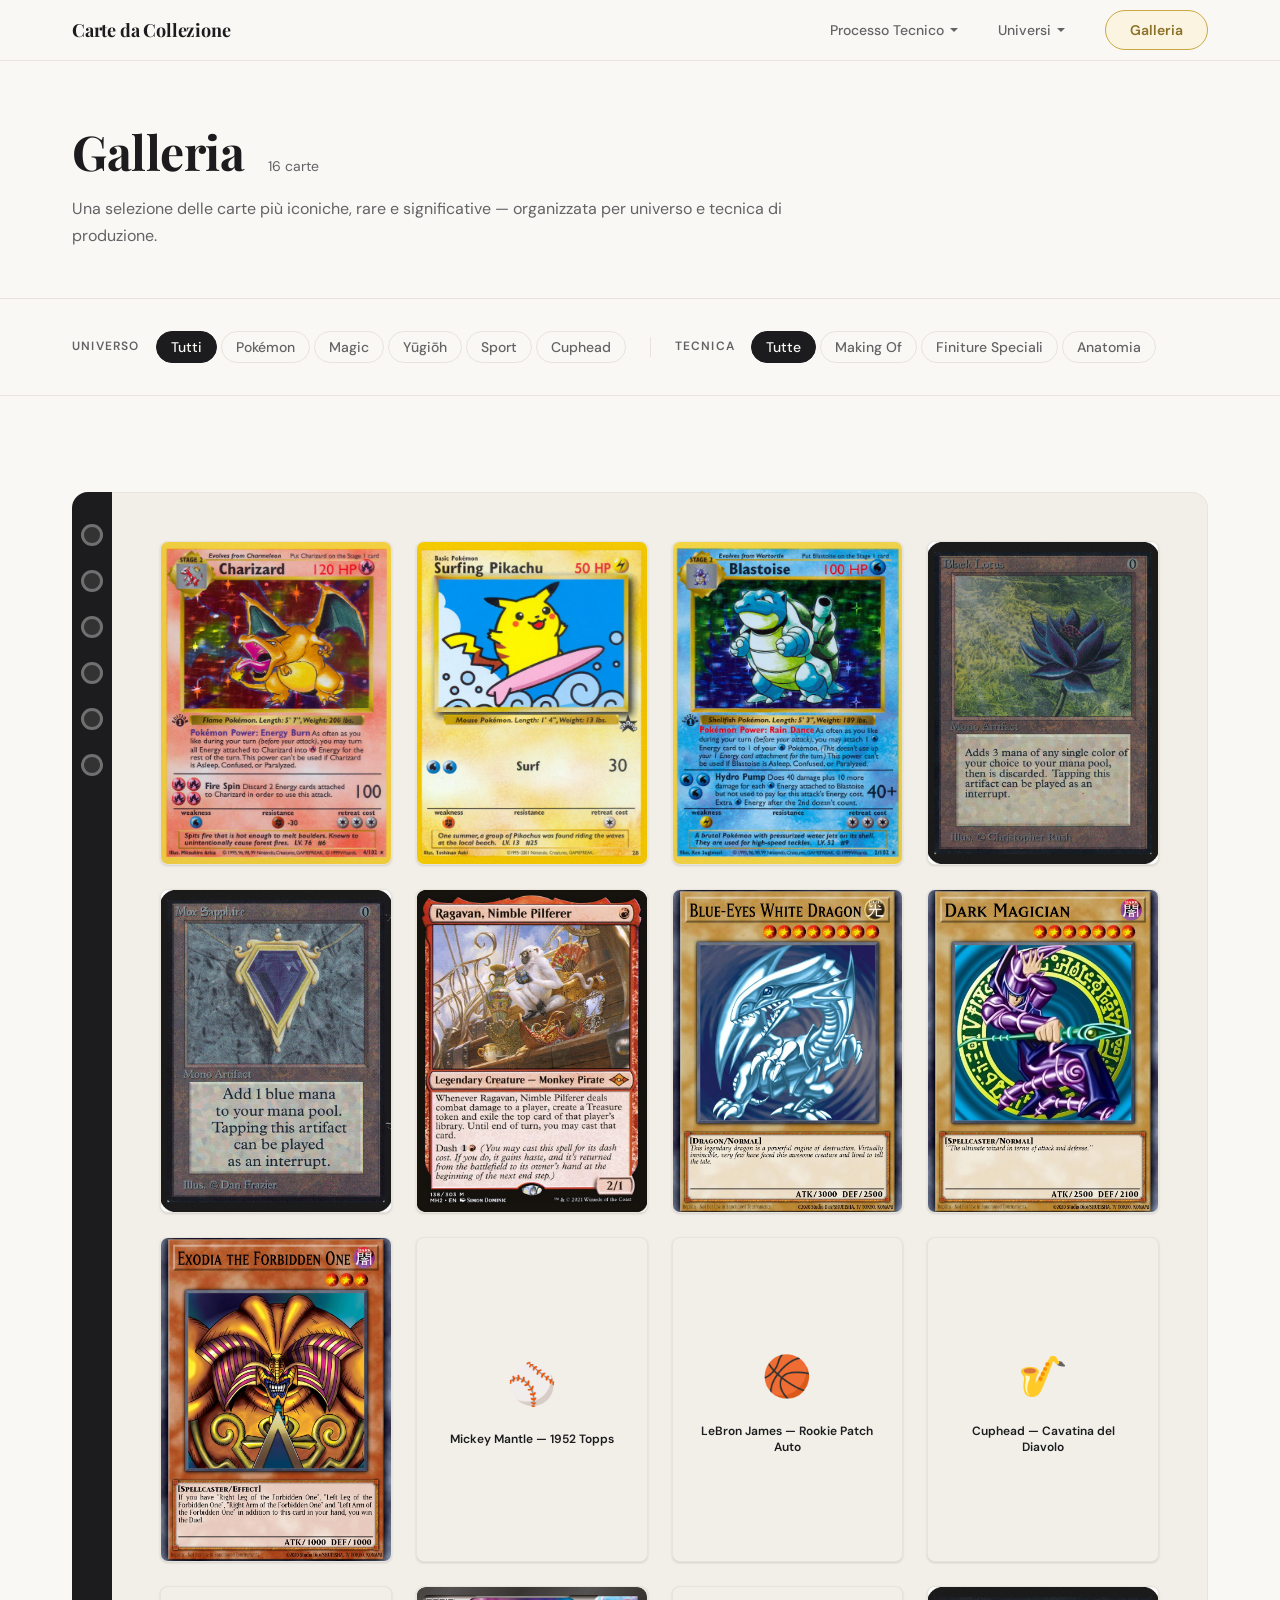
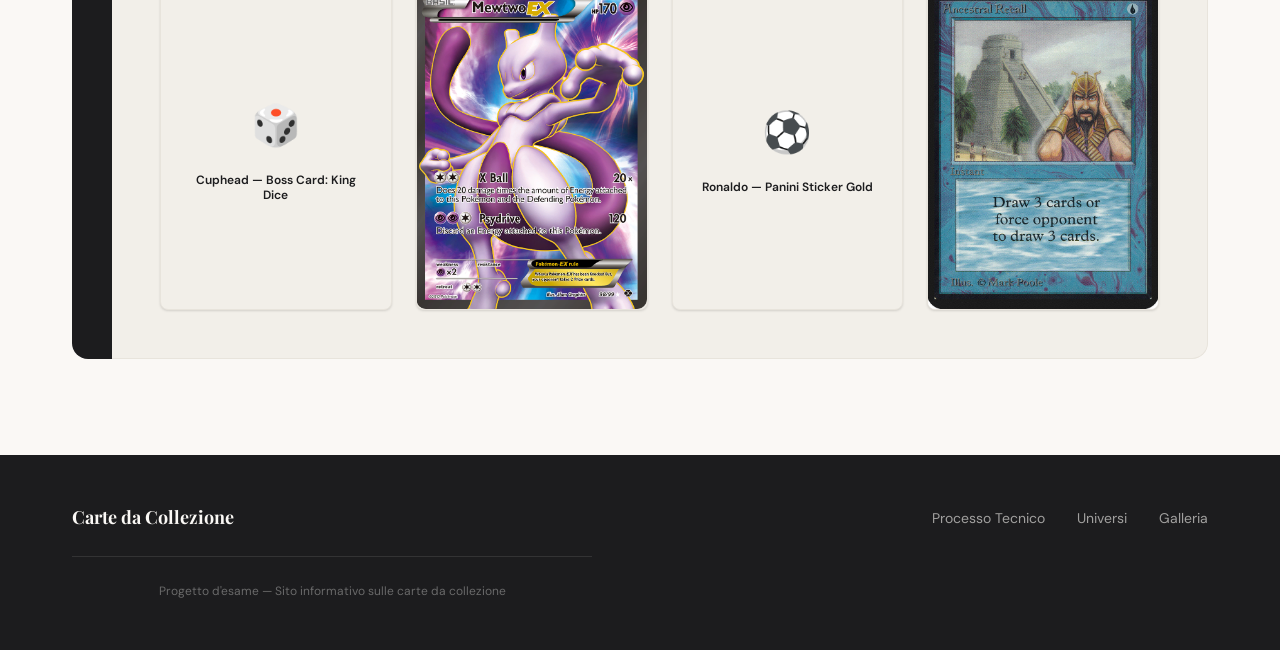
<file: gallery.html>
<!DOCTYPE html>
<html lang="it">
<head>
  <meta charset="UTF-8">
  <meta name="viewport" content="width=device-width, initial-scale=1.0">
  <title>Galleria — Le carte da collezione più iconiche</title>
  <meta name="description" content="Una selezione di 16 carte iconiche filtrabili per universo e tecnica di produzione. Dal Charizard olografico al Black Lotus, le carte che hanno fatto la storia.">
  <link rel="stylesheet" href="style.css">
</head>
<body>

  <!-- ═══════════════════════════════════════════════ NAVBAR -->
  <nav class="navbar navbar--visible" id="navbar" aria-label="Navigazione principale">
    <div class="navbar__container">
      <a href="index.html" class="navbar__logo" aria-label="Torna alla home">Carte da Collezione</a>
      <div class="navbar__menu">

        <div class="navbar__dropdown">
          <button class="navbar__dropdown-trigger" aria-haspopup="true" aria-expanded="false">
            Processo Tecnico
          </button>
          <div class="navbar__dropdown-menu">
            <a href="technical/making-of.html">Making Of</a>
            <a href="technical/special-finishes.html">Finiture Speciali</a>
            <a href="technical/card-anatomy.html">Anatomia della Carta</a>
          </div>
        </div>

        <div class="navbar__dropdown">
          <button class="navbar__dropdown-trigger" aria-haspopup="true" aria-expanded="false">
            Universi
          </button>
          <div class="navbar__dropdown-menu">
            <a href="universes/pokemon.html">Pokémon</a>
            <a href="universes/magic.html">Magic: The Gathering</a>
            <a href="universes/yugioh.html">Yūgiōh</a>
            <a href="universes/sport.html">Sport Cards</a>
            <a href="universes/cuphead.html">Cuphead</a>
          </div>
        </div>

        <a href="gallery.html" class="navbar__cta">Galleria</a>
      </div>
      <button class="navbar__hamburger" id="navbar-hamburger" aria-label="Apri menu di navigazione" aria-expanded="false" aria-controls="navbar-mobile-menu">
        <span></span>
        <span></span>
        <span></span>
      </button>
    </div>
    <div class="navbar__mobile-menu" id="navbar-mobile-menu" aria-label="Menu di navigazione mobile">
      <div class="navbar__mobile-section">
        <span class="navbar__mobile-section-title">Processo Tecnico</span>
        <a href="technical/making-of.html">Making Of</a>
        <a href="technical/special-finishes.html">Finiture Speciali</a>
        <a href="technical/card-anatomy.html">Anatomia della Carta</a>
      </div>
      <div class="navbar__mobile-section">
        <span class="navbar__mobile-section-title">Universi</span>
        <a href="universes/pokemon.html">Pokémon</a>
        <a href="universes/magic.html">Magic: The Gathering</a>
        <a href="universes/yugioh.html">Yūgiōh</a>
        <a href="universes/sport.html">Sport Cards</a>
        <a href="universes/cuphead.html">Cuphead</a>
      </div>
      <div class="navbar__mobile-cta">
        <a href="gallery.html">Galleria</a>
      </div>
    </div>
  </nav>

  <main>

    <!-- ═══════════════════════════════════════════════ GALLERY HEADER -->
    <div class="gallery-header">
      <div class="container">
        <div class="gallery-header__meta">
          <h1>Galleria</h1>
          <span class="gallery-header__count" id="gallery-count" aria-live="polite">16 carte</span>
        </div>
        <p>Una selezione delle carte più iconiche, rare e significative — organizzata per universo e tecnica di produzione.</p>
      </div>
    </div>

    <!-- ═══════════════════════════════════════════════ FILTERS -->
    <div class="gallery-filters" role="search" aria-label="Filtri galleria">
      <div class="container">
        <div class="gallery-filters__group">

          <span class="gallery-filters__label" id="filter-universe-label">Universo</span>
          <div role="group" aria-labelledby="filter-universe-label">
            <button class="filter-pill filter-pill--active" data-filter-group="universe" data-filter-value="all">Tutti</button>
            <button class="filter-pill" data-filter-group="universe" data-filter-value="pokemon">Pokémon</button>
            <button class="filter-pill" data-filter-group="universe" data-filter-value="magic">Magic</button>
            <button class="filter-pill" data-filter-group="universe" data-filter-value="yugioh">Yūgiōh</button>
            <button class="filter-pill" data-filter-group="universe" data-filter-value="sport">Sport</button>
            <button class="filter-pill" data-filter-group="universe" data-filter-value="cuphead">Cuphead</button>
          </div>

          <div class="gallery-filters__divider" aria-hidden="true"></div>

          <span class="gallery-filters__label" id="filter-technique-label">Tecnica</span>
          <div role="group" aria-labelledby="filter-technique-label">
            <button class="filter-pill filter-pill--active" data-filter-group="technique" data-filter-value="all">Tutte</button>
            <button class="filter-pill" data-filter-group="technique" data-filter-value="making-of">Making Of</button>
            <button class="filter-pill" data-filter-group="technique" data-filter-value="special-finishes">Finiture Speciali</button>
            <button class="filter-pill" data-filter-group="technique" data-filter-value="card-anatomy">Anatomia</button>
          </div>

        </div>
      </div>
    </div>

    <!-- ═══════════════════════════════════════════════ BINDER GRID -->
    <section class="gallery-binder section" aria-labelledby="binder-heading">
      <div class="container">
        <h2 id="binder-heading" class="visually-hidden">Raccoglitore delle carte</h2>

        <div class="gallery-binder__layout">
          <div class="gallery-binder__spine" aria-hidden="true">
            <div class="gallery-binder__ring"></div>
            <div class="gallery-binder__ring"></div>
            <div class="gallery-binder__ring"></div>
            <div class="gallery-binder__ring"></div>
            <div class="gallery-binder__ring"></div>
            <div class="gallery-binder__ring"></div>
          </div>

          <div class="gallery-binder__pages">
            <div class="gallery-binder__grid" id="gallery-grid" role="list" aria-label="Carte in galleria">
              <!-- Populated by gallery.js -->
            </div>
          </div>
        </div>

      </div>
    </section>

  </main>

  <!-- ═══════════════════════════════════════════════ MODAL -->
  <div
    class="modal-backdrop"
    id="modal-backdrop"
    role="dialog"
    aria-modal="true"
    aria-labelledby="modal-title"
    aria-hidden="true"
  >
    <div class="modal-wrapper">
      <button class="modal__close" id="modal-close" aria-label="Chiudi dettagli carta">✕</button>
      <div class="modal">
        <div class="modal__image-panel" id="modal-image">
          <div class="modal__image-placeholder" id="modal-emoji" aria-hidden="true"></div>
        </div>
        <div class="modal__content">
          <div>
            <span class="badge badge--gold" style="margin-bottom: var(--space-2);">Carta in evidenza</span>
            <h2 class="modal__title" id="modal-title"></h2>
            <p class="modal__description" id="modal-desc"></p>
          </div>
          <div class="modal__links">
            <a class="modal__link modal__link--red" id="modal-link-universe" href="#">
              Vai all'universo →
            </a>
            <a class="modal__link modal__link--teal" id="modal-link-technique" href="#">
              Vai alla tecnica →
            </a>
          </div>
        </div>
      </div>
    </div>
  </div>

  <!-- ═══════════════════════════════════════════════ FOOTER -->
  <footer class="footer">
    <div class="footer__container">
      <a href="index.html" class="footer__logo">Carte da Collezione</a>
      <nav class="footer__nav" aria-label="Link del footer">
        <a href="technical/making-of.html">Processo Tecnico</a>
        <a href="universes/pokemon.html">Universi</a>
        <a href="gallery.html">Galleria</a>
      </nav>
    </div>
    <div class="footer__container">
      <p class="footer__copy">Progetto d'esame — Sito informativo sulle carte da collezione</p>
    </div>
  </footer>

  <!-- ── Accessibility helper ── -->
  <style>
    .visually-hidden {
      position: absolute;
      width: 1px; height: 1px;
      padding: 0; margin: -1px;
      overflow: hidden;
      clip: rect(0,0,0,0);
      white-space: nowrap;
      border: 0;
    }
  </style>

  <script src="js/navbar.js"></script>
  <script src="js/gallery.js"></script>

  <!-- Sync aria-hidden with modal open state -->
  <script>
    // Updates aria-hidden on the modal backdrop to match its visual state.
    const backdrop = document.getElementById('modal-backdrop');
    const observer = new MutationObserver(() => {
      const isOpen = backdrop.classList.contains('modal-backdrop--open');
      backdrop.setAttribute('aria-hidden', String(!isOpen));
    });
    observer.observe(backdrop, { attributes: true, attributeFilter: ['class'] });
  </script>
</body>
</html>
</file>
<file: style.css>
/* ============================================================
   CARTE DA COLLEZIONE — style.css
   Single stylesheet for the entire site.

   Fonts: Playfair Display (display/headings) + DM Sans (body)
   Loaded via Google Fonts in each HTML <head>.
   ============================================================ */

/* ============================================================
   1. VARIABLES & RESET
   ============================================================ */

@import url('https://fonts.googleapis.com/css2?family=Playfair+Display:ital,wght@0,400;0,600;0,700;0,900;1,400;1,700&family=DM+Sans:ital,opsz,wght@0,9..40,300;0,9..40,400;0,9..40,500;0,9..40,600;1,9..40,300&display=swap');

:root {
  /* ── Base palette ── */
  --color-bg:             #FAF8F5;
  --color-surface:        #F2EFE9;
  --color-border:         #E8E4DC;
  --color-text-primary:   #1C1C1E;
  --color-text-secondary: #636366;

  /* ── Technical — deep teal ── */
  --teal-main:  #0D7377;
  --teal-light: #E6F4F4;
  --teal-dark:  #0A5C5F;

  /* ── Universes — vibrant orange-red ── */
  --red-main:  #E63946;
  --red-light: #FDE8E9;
  --red-dark:  #B22D38;

  /* ── Gallery — subtle gold ── */
  --gold-main:  #C9A843;
  --gold-light: #FBF4E0;
  --gold-dark:  #8B7129;

  /* ── Typography ── */
  --font-display: 'Playfair Display', Georgia, serif;
  --font-body:    'DM Sans', sans-serif;

  /* ── Type scale (1.25 ratio) ── */
  --text-xs:   0.75rem;    /* 12px */
  --text-sm:   0.875rem;   /* 14px */
  --text-base: 1rem;       /* 16px */
  --text-md:   1.125rem;   /* 18px */
  --text-lg:   1.375rem;   /* 22px */
  --text-xl:   1.75rem;    /* 28px */
  --text-2xl:  2.25rem;    /* 36px */
  --text-3xl:  3rem;       /* 48px */
  --text-4xl:  4rem;       /* 64px */
  --text-5xl:  5.5rem;     /* 88px */

  /* ── Spacing (8px base unit) ── */
  --space-1:  0.5rem;   /* 8px  */
  --space-2:  1rem;     /* 16px */
  --space-3:  1.5rem;   /* 24px */
  --space-4:  2rem;     /* 32px */
  --space-6:  3rem;     /* 48px */
  --space-8:  4rem;     /* 64px */
  --space-12: 6rem;     /* 96px */
  --space-16: 8rem;     /* 128px */

  /* ── Border radius ── */
  --radius-sm:   4px;
  --radius-md:   8px;
  --radius-lg:   16px;
  --radius-xl:   24px;
  --radius-full: 9999px;

  /* ── Shadows ── */
  --shadow-sm:  0 1px 3px rgba(0,0,0,0.08), 0 1px 2px rgba(0,0,0,0.06);
  --shadow-md:  0 4px 12px rgba(0,0,0,0.10), 0 2px 4px rgba(0,0,0,0.06);
  --shadow-lg:  0 12px 32px rgba(0,0,0,0.12), 0 4px 8px rgba(0,0,0,0.06);
  --shadow-xl:  0 24px 64px rgba(0,0,0,0.14), 0 8px 16px rgba(0,0,0,0.08);

  /* ── Transitions ── */
  --transition-fast:   150ms ease;
  --transition-base:   300ms ease;
  --transition-slow:   500ms cubic-bezier(0.4, 0, 0.2, 1);

  /* ── Layout ── */
  --container-max: 1200px;
  --container-wide: 1440px;
}

*, *::before, *::after {
  box-sizing: border-box;
  margin: 0;
  padding: 0;
}

html {
  scroll-behavior: smooth;
  -webkit-text-size-adjust: 100%;
}

body {
  font-family: var(--font-body);
  font-size: var(--text-base);
  line-height: 1.6;
  color: var(--color-text-primary);
  background-color: var(--color-bg);
  -webkit-font-smoothing: antialiased;
  -moz-osx-font-smoothing: grayscale;
}

img {
  display: block;
  max-width: 100%;
  height: auto;
}

a {
  color: inherit;
  text-decoration: none;
}

ul, ol {
  list-style: none;
}

button {
  font-family: var(--font-body);
  cursor: pointer;
  border: none;
  background: none;
}

/* ============================================================
   2. BASE TYPOGRAPHY
   ============================================================ */

h1, h2, h3, h4, h5, h6 {
  font-family: var(--font-display);
  line-height: 1.15;
  color: var(--color-text-primary);
  font-weight: 700;
  letter-spacing: -0.01em;
}

h1 { font-size: var(--text-2xl); }
h2 { font-size: var(--text-xl); }
h3 { font-size: var(--text-lg); }
h4 { font-size: var(--text-md); }
h5 { font-size: var(--text-base); }
h6 { font-size: var(--text-sm); }

p {
  font-size: var(--text-base);
  line-height: 1.7;
  color: var(--color-text-secondary);
  max-width: 65ch;
}

.eyebrow {
  font-family: var(--font-body);
  font-size: var(--text-xs);
  font-weight: 600;
  letter-spacing: 0.15em;
  text-transform: uppercase;
}

.display-title {
  font-size: var(--text-5xl);
  font-weight: 900;
  line-height: 1.05;
  letter-spacing: -0.03em;
}

/* ============================================================
   3. LAYOUT UTILITIES
   ============================================================ */

.container {
  width: 100%;
  max-width: var(--container-max);
  margin-inline: auto;
  padding-inline: var(--space-3);
}

.container--wide {
  max-width: var(--container-wide);
  padding-inline: var(--space-6);
}

.section {
  padding-block: var(--space-8);
}

.section--surface {
  background-color: var(--color-surface);
}

.split {
  display: grid;
  gap: var(--space-8);
  align-items: center;
}

.grid-3 {
  display: grid;
  gap: var(--space-4);
}

.grid-4 {
  display: grid;
  gap: var(--space-3);
}

/* ============================================================
   4. COMPONENTS — navbar, footer, buttons, badges, cards
   ============================================================ */

/* ── Navbar ── */

.navbar {
  position: fixed;
  top: 0;
  left: 0;
  right: 0;
  z-index: 100;
  background-color: rgba(250, 248, 245, 0.96);
  backdrop-filter: blur(12px);
  -webkit-backdrop-filter: blur(12px);
  border-bottom: 1px solid var(--color-border);
  transform: translateY(-100%);
  opacity: 0;
  transition: transform var(--transition-slow), opacity var(--transition-base);
}

.navbar--visible {
  transform: translateY(0);
  opacity: 1;
}

.navbar__container {
  display: flex;
  align-items: center;
  justify-content: space-between;
  max-width: var(--container-max);
  margin-inline: auto;
  padding-inline: var(--space-4);
  height: 60px;
}

.navbar__logo {
  font-family: var(--font-display);
  font-size: var(--text-md);
  font-weight: 700;
  color: var(--color-text-primary);
  letter-spacing: -0.01em;
  flex-shrink: 0;
}

.navbar__menu {
  display: flex;
  align-items: center;
  gap: var(--space-1);
}

.navbar__dropdown {
  position: relative;
}

.navbar__dropdown-trigger {
  display: flex;
  align-items: center;
  gap: 6px;
  padding: var(--space-1) var(--space-2);
  font-size: var(--text-sm);
  font-weight: 500;
  color: var(--color-text-secondary);
  border-radius: var(--radius-sm);
  transition: color var(--transition-fast), background-color var(--transition-fast);
}

.navbar__dropdown-trigger::after {
  content: '';
  display: block;
  width: 0;
  height: 0;
  border-left: 4px solid transparent;
  border-right: 4px solid transparent;
  border-top: 4px solid currentColor;
  transition: transform var(--transition-fast);
  flex-shrink: 0;
}

.navbar__dropdown--open .navbar__dropdown-trigger::after {
  transform: rotate(180deg);
}

.navbar__dropdown-trigger:hover {
  color: var(--color-text-primary);
  background-color: var(--color-surface);
}

.navbar__dropdown-trigger--active {
  font-weight: 700;
  color: var(--color-text-primary);
}

.navbar__dropdown-menu {
  position: absolute;
  top: calc(100% + 8px);
  left: 0;
  min-width: 220px;
  background-color: var(--color-bg);
  border: 1px solid var(--color-border);
  border-radius: var(--radius-md);
  box-shadow: var(--shadow-lg);
  padding: var(--space-1);
  opacity: 0;
  visibility: hidden;
  transform: translateY(-8px);
  transition: opacity var(--transition-fast), visibility var(--transition-fast), transform var(--transition-fast);
}

.navbar__dropdown--open .navbar__dropdown-menu {
  opacity: 1;
  visibility: visible;
  transform: translateY(0);
}

.navbar__dropdown-menu a {
  display: block;
  padding: 10px var(--space-2);
  font-size: var(--text-sm);
  font-weight: 400;
  color: var(--color-text-secondary);
  border-radius: var(--radius-sm);
  transition: background-color var(--transition-fast), color var(--transition-fast);
}

.navbar__dropdown-menu a:hover {
  background-color: var(--color-surface);
  color: var(--color-text-primary);
}

.navbar__cta {
  display: inline-flex;
  align-items: center;
  padding: 8px var(--space-3);
  font-size: var(--text-sm);
  font-weight: 600;
  color: var(--gold-dark);
  background-color: var(--gold-light);
  border-radius: var(--radius-full);
  border: 1px solid var(--gold-main);
  margin-left: var(--space-2);
  transition: background-color var(--transition-fast), color var(--transition-fast);
}

.navbar__cta:hover {
  background-color: var(--gold-main);
  color: #fff;
}

/* ── Footer ── */

.footer {
  background-color: var(--color-text-primary);
  padding-block: var(--space-6);
}

.footer__container {
  display: flex;
  align-items: center;
  justify-content: space-between;
  flex-wrap: wrap;
  gap: var(--space-3);
  max-width: var(--container-max);
  margin-inline: auto;
  padding-inline: var(--space-4);
}

.footer__logo {
  font-family: var(--font-display);
  font-size: var(--text-md);
  font-weight: 700;
  color: #FAF8F5;
}

.footer__nav {
  display: flex;
  gap: var(--space-4);
}

.footer__nav a {
  font-size: var(--text-sm);
  color: rgba(250, 248, 245, 0.6);
  transition: color var(--transition-fast);
}

.footer__nav a:hover {
  color: #FAF8F5;
}

.footer__copy {
  width: 100%;
  font-size: var(--text-xs);
  color: rgba(250, 248, 245, 0.35);
  margin-top: var(--space-3);
  padding-top: var(--space-3);
  border-top: 1px solid rgba(250, 248, 245, 0.1);
  text-align: center;
}

/* ── Buttons ── */

.btn {
  display: inline-flex;
  align-items: center;
  gap: 8px;
  padding: 12px var(--space-4);
  font-family: var(--font-body);
  font-size: var(--text-sm);
  font-weight: 600;
  border-radius: var(--radius-sm);
  transition: all var(--transition-base);
  cursor: pointer;
  text-decoration: none;
}

.btn--teal {
  background-color: var(--teal-main);
  color: #fff;
  border: 2px solid var(--teal-main);
}

.btn--teal:hover {
  background-color: var(--teal-dark);
  border-color: var(--teal-dark);
}

.btn--red {
  background-color: var(--red-main);
  color: #fff;
  border: 2px solid var(--red-main);
}

.btn--red:hover {
  background-color: var(--red-dark);
  border-color: var(--red-dark);
}

.btn--gold {
  background-color: var(--gold-main);
  color: #fff;
  border: 2px solid var(--gold-main);
}

.btn--gold:hover {
  background-color: var(--gold-dark);
  border-color: var(--gold-dark);
}

.btn--outline {
  background-color: transparent;
  color: var(--color-text-primary);
  border: 2px solid var(--color-border);
}

.btn--outline:hover {
  border-color: var(--color-text-primary);
}

.btn--ghost-light {
  background-color: rgba(255,255,255,0.15);
  color: #fff;
  border: 2px solid rgba(255,255,255,0.4);
}

.btn--ghost-light:hover {
  background-color: rgba(255,255,255,0.25);
  border-color: rgba(255,255,255,0.7);
}

/* ── Badges ── */

.badge {
  display: inline-flex;
  align-items: center;
  padding: 5px 12px;
  font-size: var(--text-xs);
  font-weight: 600;
  letter-spacing: 0.08em;
  text-transform: uppercase;
  border-radius: var(--radius-full);
}

.badge--teal {
  background-color: var(--teal-light);
  color: var(--teal-dark);
}

.badge--red {
  background-color: var(--red-light);
  color: var(--red-dark);
}

.badge--gold {
  background-color: var(--gold-light);
  color: var(--gold-dark);
}

/* ── Section headings ── */

.section-header {
  margin-bottom: var(--space-8);
}

.section-header--centered {
  text-align: center;
}

.section-header--centered p {
  margin-inline: auto;
}

.section-header .badge {
  margin-bottom: var(--space-2);
}

.section-header h2 {
  margin-bottom: var(--space-2);
}

.section-header p {
  font-size: var(--text-md);
  line-height: 1.6;
}

/* ── Link rows (cross-link tables) ── */

.link-row {
  display: flex;
  align-items: center;
  justify-content: space-between;
  padding: var(--space-3) var(--space-4);
  background-color: var(--color-bg);
  border: 1px solid var(--color-border);
  border-radius: var(--radius-md);
  transition: box-shadow var(--transition-fast), transform var(--transition-fast);
  gap: var(--space-3);
}

.link-row:hover {
  box-shadow: var(--shadow-md);
  transform: translateY(-2px);
}

.link-row__content {
  display: flex;
  align-items: center;
  gap: var(--space-3);
  flex: 1;
}

.link-row__text h4 {
  font-size: var(--text-base);
  font-weight: 600;
  font-family: var(--font-body);
  margin-bottom: 2px;
}

.link-row__text p {
  font-size: var(--text-sm);
  color: var(--color-text-secondary);
  max-width: none;
}

.link-row__arrow {
  font-size: var(--text-lg);
  color: var(--color-text-secondary);
  transition: transform var(--transition-fast);
  flex-shrink: 0;
}

.link-row:hover .link-row__arrow {
  transform: translateX(4px);
}

.link-rows {
  display: flex;
  flex-direction: column;
  gap: var(--space-2);
}

/* ── Stat cards ── */

.stat-card {
  background-color: var(--color-bg);
  border: 1px solid var(--color-border);
  border-radius: var(--radius-lg);
  padding: var(--space-4);
  text-align: center;
}

.stat-card__number {
  font-family: var(--font-display);
  font-size: var(--text-3xl);
  font-weight: 900;
  letter-spacing: -0.03em;
  line-height: 1;
  margin-bottom: var(--space-1);
}

.stat-card__label {
  font-size: var(--text-sm);
  color: var(--color-text-secondary);
  font-weight: 400;
}

/* ── Card slot (binder card) ── */

.card-slot {
  aspect-ratio: 2.5 / 3.5;
  border-radius: var(--radius-md);
  overflow: hidden;
  border: 1px solid var(--color-border);
  box-shadow: var(--shadow-sm);
  position: relative;
  cursor: pointer;
  transition: transform var(--transition-base), box-shadow var(--transition-base);
}

.card-slot:hover {
  transform: translateY(-4px) scale(1.02);
  box-shadow: var(--shadow-lg);
}

.card-slot img {
  width: 100%;
  height: 100%;
  object-fit: cover;
}

.card-slot__placeholder {
  width: 100%;
  height: 100%;
  display: flex;
  align-items: center;
  justify-content: center;
  flex-direction: column;
  gap: var(--space-1);
  font-size: var(--text-sm);
  color: rgba(255,255,255,0.7);
  text-align: center;
  padding: var(--space-2);
}

/* ── Binder layout ── */

.binder {
  display: flex;
  border-radius: var(--radius-xl);
  overflow: hidden;
  box-shadow: var(--shadow-xl);
  border: 1px solid var(--color-border);
}

.binder__spine {
  width: 40px;
  background-color: var(--color-text-primary);
  display: flex;
  flex-direction: column;
  align-items: center;
  justify-content: center;
  gap: 12px;
  flex-shrink: 0;
}

.binder__ring {
  width: 20px;
  height: 20px;
  border-radius: 50%;
  border: 3px solid rgba(255,255,255,0.3);
  background-color: rgba(255,255,255,0.1);
}

.binder__pages {
  flex: 1;
  background-color: var(--color-surface);
  padding: var(--space-4);
  display: grid;
  gap: var(--space-3);
}

/* ============================================================
   5. HOME PAGE
   ============================================================ */

/* ── Hero ── */

.hero {
  position: relative;
  height: 100vh;
  min-height: 600px;
  display: flex;
  align-items: center;
  justify-content: center;
  overflow: hidden;
  text-align: center;
}

.hero__video {
  position: absolute;
  inset: 0;
  width: 100%;
  height: 100%;
  object-fit: cover;
  z-index: 0;
}

.hero__overlay {
  position: absolute;
  inset: 0;
  background: linear-gradient(
    to bottom,
    rgba(0,0,0,0.3) 0%,
    rgba(0,0,0,0.6) 50%,
    rgba(0,0,0,0.8) 100%
  );
  z-index: 1;
}

.hero__content {
  position: relative;
  z-index: 2;
  max-width: 860px;
  padding-inline: var(--space-4);
}

.hero__eyebrow {
  color: rgba(255,255,255,0.7);
  margin-bottom: var(--space-3);
}

.hero__title {
  font-size: clamp(var(--text-3xl), 8vw, var(--text-5xl));
  font-weight: 900;
  color: #fff;
  letter-spacing: -0.03em;
  line-height: 1.05;
  margin-bottom: var(--space-4);
}

.hero__subtitle {
  font-size: var(--text-lg);
  color: rgba(255,255,255,0.8);
  max-width: 55ch;
  margin-inline: auto;
  margin-bottom: var(--space-6);
  line-height: 1.5;
}

.hero__actions {
  display: flex;
  align-items: center;
  justify-content: center;
  gap: var(--space-3);
  flex-wrap: wrap;
}

.hero__scroll {
  position: absolute;
  bottom: var(--space-6);
  left: 50%;
  transform: translateX(-50%);
  z-index: 2;
  display: flex;
  flex-direction: column;
  align-items: center;
  gap: var(--space-1);
  color: rgba(255,255,255,0.6);
  font-size: var(--text-xs);
  letter-spacing: 0.1em;
  text-transform: uppercase;
}

.hero__scroll-line {
  width: 1px;
  height: 40px;
  background: linear-gradient(to bottom, rgba(255,255,255,0.6), transparent);
  animation: scrollPulse 2s ease-in-out infinite;
}

@keyframes scrollPulse {
  0%, 100% { opacity: 0.6; transform: scaleY(1); }
  50%       { opacity: 1;   transform: scaleY(0.7); }
}

/* ── Entry points ── */

.home-entries {
  padding-block: var(--space-12);
}

.home-entries__grid {
  display: grid;
  gap: var(--space-4);
  grid-template-columns: 1fr;
}

.home-entries__card {
  display: flex;
  flex-direction: column;
  padding: var(--space-6);
  border-radius: var(--radius-xl);
  border: 1px solid transparent;
  transition: box-shadow var(--transition-base), transform var(--transition-base);
  position: relative;
  overflow: hidden;
}

.home-entries__card:hover {
  box-shadow: var(--shadow-lg);
  transform: translateY(-4px);
}

.home-entries__card--teal {
  background-color: var(--teal-light);
  border-color: rgba(13, 115, 119, 0.15);
}

.home-entries__card--red {
  background-color: var(--red-light);
  border-color: rgba(230, 57, 70, 0.15);
}

.home-entries__card--gold {
  background-color: var(--gold-light);
  border-color: rgba(201, 168, 67, 0.15);
}

.home-entries__card .badge {
  margin-bottom: var(--space-3);
  align-self: flex-start;
}

.home-entries__card h3 {
  font-size: var(--text-xl);
  margin-bottom: var(--space-2);
}

.home-entries__card p {
  font-size: var(--text-base);
  flex: 1;
  max-width: none;
}

.home-entries__arrow {
  display: inline-block;
  margin-top: var(--space-4);
  font-size: var(--text-xl);
  color: var(--color-text-secondary);
  transition: transform var(--transition-fast);
}

.home-entries__card:hover .home-entries__arrow {
  transform: translateX(6px);
}

/* ── Technical preview ── */

.home-technical {
  padding-block: var(--space-12);
}

.home-technical__links {
  display: flex;
  flex-direction: column;
  gap: var(--space-2);
}

.home-technical__link {
  display: flex;
  align-items: center;
  justify-content: space-between;
  padding: var(--space-3) var(--space-4);
  border: 1px solid var(--color-border);
  border-radius: var(--radius-md);
  background-color: var(--color-bg);
  transition: box-shadow var(--transition-fast), transform var(--transition-fast);
}

.home-technical__link:hover {
  box-shadow: var(--shadow-md);
  transform: translateX(4px);
}

.home-technical__link-text {
  font-weight: 500;
  color: var(--color-text-primary);
}

.home-technical__link-arrow {
  color: var(--teal-main);
  font-size: var(--text-lg);
}

/* ── Universe preview ── */

.home-universes {
  padding-block: var(--space-12);
}

.home-universes__swatches {
  display: grid;
  gap: var(--space-3);
  grid-template-columns: 1fr;
  margin-bottom: var(--space-8);
}

.universe-swatch {
  display: flex;
  align-items: center;
  justify-content: space-between;
  padding: var(--space-3) var(--space-4);
  border-radius: var(--radius-lg);
  transition: transform var(--transition-fast);
  cursor: pointer;
}

.universe-swatch:hover {
  transform: translateX(6px);
}

.universe-swatch__name {
  font-family: var(--font-display);
  font-size: var(--text-lg);
  font-weight: 700;
  color: inherit;
}

.universe-swatch__arrow {
  font-size: var(--text-xl);
}

.universe-swatch--pokemon {
  background-color: #FFD700;
  color: #1C1C1E;
}

.universe-swatch--magic {
  background-color: #1A1A1A;
  color: #FAF8F5;
}

.universe-swatch--yugioh {
  background-color: #7B68EE;
  color: #fff;
}

.universe-swatch--sport {
  background-color: #B22222;
  color: #fff;
}

.universe-swatch--cuphead {
  background-color: #E8532A;
  color: #fff;
}

/* ── Gallery teaser ── */

.home-gallery {
  padding-block: var(--space-12);
}

.home-gallery__binder {
  margin-block: var(--space-8);
}

.home-gallery__binder .binder__pages {
  grid-template-columns: repeat(4, 1fr);
  grid-template-rows: repeat(2, 1fr);
}

/* ============================================================
   6. TECHNICAL PAGES
   ============================================================ */

/* ── Tech hero ── */

.tech-hero {
  background-color: var(--teal-light);
  padding-top: calc(60px + var(--space-6));
  padding-bottom: var(--space-6);
  border-bottom: 1px solid var(--color-border);
}

.tech-hero__content {
  max-width: var(--container-max);
  margin-inline: auto;
  padding-inline: var(--space-4);
  width: 100%;
}

.tech-hero .badge {
  margin-bottom: var(--space-2);
}

.tech-hero h1 {
  color: var(--teal-dark);
  font-size: var(--text-3xl);
  margin-bottom: var(--space-1);
}

.tech-hero__subtitle {
  color: var(--teal-main);
  font-size: var(--text-md);
  max-width: none;
}

/* ── Tech intro split ── */

.tech-intro {
  padding-block: var(--space-12);
}

.tech-intro__list {
  background-color: var(--color-bg);
  border: 1px solid var(--color-border);
  border-radius: var(--radius-lg);
  padding: var(--space-4);
}

.tech-intro__list h4 {
  font-size: var(--text-sm);
  font-weight: 600;
  letter-spacing: 0.1em;
  text-transform: uppercase;
  color: var(--teal-dark);
  margin-bottom: var(--space-3);
  font-family: var(--font-body);
}

.tech-intro__list li {
  display: flex;
  align-items: flex-start;
  gap: var(--space-2);
  padding-block: 10px;
  font-size: var(--text-sm);
  color: var(--color-text-secondary);
  border-bottom: 1px solid var(--color-border);
}

.tech-intro__list li:last-child {
  border-bottom: none;
}

.tech-intro__list-marker {
  width: 8px;
  height: 8px;
  border-radius: 50%;
  background-color: var(--teal-main);
  flex-shrink: 0;
  margin-top: 6px;
}

/* ── Tech visual explainer ── */

.tech-visual {
  padding-block: var(--space-12);
}

.tech-visual__diagram {
  background-color: var(--color-bg);
  border: 1px solid var(--color-border);
  border-radius: var(--radius-xl);
  padding: var(--space-8);
  margin-top: var(--space-6);
}

.tech-visual__steps {
  display: grid;
  gap: var(--space-4);
}

.tech-step {
  display: flex;
  gap: var(--space-4);
  align-items: flex-start;
}

.tech-step__number {
  width: 40px;
  height: 40px;
  border-radius: 50%;
  background-color: var(--teal-main);
  color: #fff;
  display: flex;
  align-items: center;
  justify-content: center;
  font-family: var(--font-display);
  font-weight: 700;
  font-size: var(--text-md);
  flex-shrink: 0;
}

.tech-step h4 {
  font-size: var(--text-base);
  font-weight: 600;
  font-family: var(--font-body);
  color: var(--color-text-primary);
  margin-bottom: 4px;
}

.tech-step p {
  font-size: var(--text-sm);
  max-width: none;
}

/* ── Universe cross-links on tech pages ── */

.tech-universes {
  padding-block: var(--space-12);
}

/* ── Example cards on tech pages ── */

.tech-cards {
  padding-block: var(--space-12);
}

.tech-cards__row {
  display: flex;
  gap: var(--space-3);
  overflow-x: auto;
  padding-bottom: var(--space-2);
  margin-top: var(--space-6);
  -webkit-overflow-scrolling: touch;
}

.tech-cards__row .card-slot {
  flex-shrink: 0;
  width: 160px;
}

.tech-cards__cta {
  margin-top: var(--space-6);
  text-align: center;
}

/* ============================================================
   7. UNIVERSE PAGES
   ============================================================ */

/* ── Universe hero ── */

.universe-hero {
  padding-top: calc(60px + var(--space-6));
  padding-bottom: var(--space-6);
  border-bottom: 1px solid rgba(0,0,0,0.1);
}

.universe-hero__content {
  max-width: var(--container-max);
  margin-inline: auto;
  padding-inline: var(--space-4);
  width: 100%;
}

.universe-hero h1 {
  font-size: var(--text-3xl);
  margin-bottom: var(--space-1);
}

.universe-hero__subtitle {
  font-size: var(--text-md);
  max-width: none;
  opacity: 0.8;
}

/* ── Universe identity ── */

.universe-identity {
  padding-block: var(--space-12);
}

.universe-stats {
  display: grid;
  gap: var(--space-3);
  grid-template-columns: 1fr;
}

/* ── Universe technical decisions ── */

.universe-tech {
  padding-block: var(--space-12);
}

/* ── Universe iconic cards ── */

.universe-cards {
  padding-block: var(--space-12);
}

.universe-cards__binder .binder__pages {
  grid-template-columns: repeat(3, 1fr);
}

/* ── Universe brand palettes (applied via .universe-hero scope) ── */

/* Pokémon */
.universe-hero--pokemon {
  background-color: #FFD700;
}
.universe-hero--pokemon h1,
.universe-hero--pokemon .universe-hero__subtitle {
  color: #1C1C1E;
}
.universe-hero--pokemon .badge {
  background-color: rgba(28,28,30,0.12);
  color: #1C1C1E;
}
.universe-pokemon .stat-card__number { color: #B8960C; }

/* Magic */
.universe-hero--magic {
  background-color: #1A1A1A;
}
.universe-hero--magic h1,
.universe-hero--magic .universe-hero__subtitle {
  color: #FAF8F5;
}
.universe-hero--magic .badge {
  background-color: rgba(250,248,245,0.12);
  color: #FAF8F5;
}
.universe-magic .stat-card__number { color: #1A1A1A; }

/* Yūgiōh */
.universe-hero--yugioh {
  background-color: #7B68EE;
}
.universe-hero--yugioh h1,
.universe-hero--yugioh .universe-hero__subtitle {
  color: #fff;
}
.universe-hero--yugioh .badge {
  background-color: rgba(255,255,255,0.2);
  color: #fff;
}
.universe-yugioh .stat-card__number { color: #5B48EE; }

/* Sport */
.universe-hero--sport {
  background-color: #B22222;
}
.universe-hero--sport h1,
.universe-hero--sport .universe-hero__subtitle {
  color: #fff;
}
.universe-hero--sport .badge {
  background-color: rgba(255,255,255,0.2);
  color: #fff;
}
.universe-sport .stat-card__number { color: #B22222; }

/* Cuphead */
.universe-hero--cuphead {
  background-color: #E8532A;
}
.universe-hero--cuphead h1,
.universe-hero--cuphead .universe-hero__subtitle {
  color: #fff;
}
.universe-hero--cuphead .badge {
  background-color: rgba(255,255,255,0.2);
  color: #fff;
}
.universe-cuphead .stat-card__number { color: #E8532A; }

/* ============================================================
   8. UNIVERSE BRAND PALETTES — card tints
   ============================================================ */

.card-tint--pokemon   { background-color: #FFFBE6; }
.card-tint--magic     { background-color: #1A1A1A; }
.card-tint--yugioh    { background-color: #F0EEFF; }
.card-tint--sport     { background-color: #FFF0F0; }
.card-tint--cuphead   { background-color: #FFF4EF; }

/* ============================================================
   9. GALLERY & MODAL
   ============================================================ */

/* ── Gallery header ── */

.gallery-header {
  padding-top: calc(60px + var(--space-8));
  padding-bottom: var(--space-6);
  border-bottom: 1px solid var(--color-border);
}

.gallery-header__meta {
  display: flex;
  align-items: baseline;
  gap: var(--space-3);
  margin-bottom: var(--space-2);
}

.gallery-header h1 {
  font-size: var(--text-3xl);
}

.gallery-header__count {
  font-size: var(--text-sm);
  color: var(--color-text-secondary);
}

/* ── Filters ── */

.gallery-filters {
  padding-block: var(--space-4);
  border-bottom: 1px solid var(--color-border);
  position: sticky;
  top: 60px;
  background-color: var(--color-bg);
  z-index: 10;
}

.gallery-filters__group {
  display: flex;
  flex-wrap: wrap;
  gap: var(--space-1);
  align-items: center;
}

.gallery-filters__label {
  font-size: var(--text-xs);
  font-weight: 600;
  letter-spacing: 0.1em;
  text-transform: uppercase;
  color: var(--color-text-secondary);
  margin-right: var(--space-1);
}

.filter-pill {
  padding: 6px 14px;
  font-size: var(--text-sm);
  font-weight: 500;
  border-radius: var(--radius-full);
  border: 1px solid var(--color-border);
  background-color: var(--color-bg);
  color: var(--color-text-secondary);
  cursor: pointer;
  transition: all var(--transition-fast);
}

.filter-pill:hover {
  border-color: var(--color-text-secondary);
  color: var(--color-text-primary);
}

.filter-pill--active {
  background-color: var(--color-text-primary);
  border-color: var(--color-text-primary);
  color: #FAF8F5;
}

.gallery-filters__divider {
  width: 1px;
  height: 20px;
  background-color: var(--color-border);
  margin-inline: var(--space-2);
}

/* ── Binder grid ── */

.gallery-binder {
  padding-block: var(--space-8);
}

.gallery-binder__grid {
  display: grid;
  grid-template-columns: repeat(2, 1fr);
  gap: var(--space-3);
}

.gallery-binder__layout {
  display: flex;
  gap: 0;
}

.gallery-binder__spine {
  width: 40px;
  background-color: var(--color-text-primary);
  border-radius: var(--radius-lg) 0 0 var(--radius-lg);
  display: flex;
  flex-direction: column;
  align-items: center;
  justify-content: flex-start;
  padding-top: var(--space-4);
  gap: 24px;
  flex-shrink: 0;
}

.gallery-binder__ring {
  width: 22px;
  height: 22px;
  border-radius: 50%;
  border: 3px solid rgba(255,255,255,0.3);
  background-color: rgba(255,255,255,0.1);
}

.gallery-binder__pages {
  flex: 1;
  background-color: var(--color-surface);
  border-radius: 0 var(--radius-lg) var(--radius-lg) 0;
  border: 1px solid var(--color-border);
  border-left: none;
  padding: var(--space-6);
}

.gallery-card {
  aspect-ratio: 2.5 / 3.5;
  border-radius: var(--radius-md);
  overflow: hidden;
  border: 1px solid var(--color-border);
  box-shadow: var(--shadow-sm);
  position: relative;
  cursor: pointer;
  transition: transform var(--transition-base), box-shadow var(--transition-base);
  background-color: var(--color-surface);
}

.gallery-card:hover {
  transform: translateY(-6px) scale(1.03);
  box-shadow: var(--shadow-xl);
  z-index: 1;
}

.gallery-card img {
  width: 100%;
  height: 100%;
  object-fit: cover;
}

.gallery-card--hidden {
  display: none;
}

.gallery-card__placeholder {
  width: 100%;
  height: 100%;
  display: flex;
  flex-direction: column;
  align-items: center;
  justify-content: center;
  gap: var(--space-2);
  padding: var(--space-3);
  text-align: center;
}

.gallery-card__name {
  font-size: var(--text-xs);
  font-weight: 600;
  color: var(--color-text-primary);
  line-height: 1.3;
}

.gallery-card__overlay {
  position: absolute;
  inset: 0;
  background: linear-gradient(to top, rgba(0,0,0,0.7) 0%, transparent 50%);
  opacity: 0;
  transition: opacity var(--transition-fast);
  display: flex;
  align-items: flex-end;
  padding: var(--space-2);
}

.gallery-card:hover .gallery-card__overlay {
  opacity: 1;
}

.gallery-card__overlay-name {
  font-size: var(--text-xs);
  font-weight: 600;
  color: #fff;
  line-height: 1.3;
}

/* ── Modal ── */

.modal-backdrop {
  position: fixed;
  inset: 0;
  background-color: rgba(0,0,0,0.75);
  z-index: 200;
  display: flex;
  align-items: center;
  justify-content: center;
  padding: var(--space-4);
  opacity: 0;
  visibility: hidden;
  transition: opacity var(--transition-base), visibility var(--transition-base);
  backdrop-filter: blur(4px);
}

.modal-backdrop--open {
  opacity: 1;
  visibility: visible;
}

.modal {
  background-color: var(--color-bg);
  border-radius: var(--radius-xl);
  box-shadow: var(--shadow-xl);
  max-width: 820px;
  width: 100%;
  max-height: 90vh;
  overflow-y: auto;
  transform: scale(0.95) translateY(16px);
  transition: transform var(--transition-base);
  display: grid;
  grid-template-columns: 1fr;
}

.modal-backdrop--open .modal {
  transform: scale(1) translateY(0);
}

.modal__image-panel {
  aspect-ratio: 2.5 / 3.5;
  border-radius: var(--radius-xl) var(--radius-xl) 0 0;
  overflow: hidden;
  background-color: var(--color-surface);
  display: flex;
  align-items: center;
  justify-content: center;
  max-height: 260px;
}

.modal__image-panel img {
  width: 100%;
  height: 100%;
  object-fit: contain;
}

.modal__image-placeholder {
  width: 100%;
  height: 100%;
  display: flex;
  align-items: center;
  justify-content: center;
  font-size: 3rem;
}

.modal__content {
  padding: var(--space-6);
  display: flex;
  flex-direction: column;
  gap: var(--space-3);
}

.modal__close {
  position: absolute;
  top: var(--space-3);
  right: var(--space-3);
  width: 36px;
  height: 36px;
  border-radius: 50%;
  background-color: rgba(0,0,0,0.3);
  color: #fff;
  display: flex;
  align-items: center;
  justify-content: center;
  font-size: var(--text-lg);
  cursor: pointer;
  transition: background-color var(--transition-fast);
  border: none;
  line-height: 1;
}

.modal__close:hover {
  background-color: rgba(0,0,0,0.5);
}

.modal-wrapper {
  position: relative;
}

.modal__title {
  font-size: var(--text-xl);
  margin-bottom: var(--space-1);
}

.modal__description {
  font-size: var(--text-sm);
  line-height: 1.6;
  max-width: none;
}

.modal__links {
  display: flex;
  flex-direction: column;
  gap: var(--space-1);
  margin-top: auto;
  padding-top: var(--space-3);
  border-top: 1px solid var(--color-border);
}

.modal__link {
  display: flex;
  align-items: center;
  justify-content: space-between;
  padding: 8px 12px;
  border-radius: var(--radius-sm);
  font-size: var(--text-sm);
  font-weight: 500;
  transition: background-color var(--transition-fast);
}

.modal__link--teal {
  background-color: var(--teal-light);
  color: var(--teal-dark);
}

.modal__link--teal:hover {
  background-color: rgba(13, 115, 119, 0.2);
}

.modal__link--red {
  background-color: var(--red-light);
  color: var(--red-dark);
}

.modal__link--red:hover {
  background-color: rgba(230, 57, 70, 0.2);
}

/* ── Card viewer — lightbox per pagine universo, tecnica e home ── */

.card-viewer {
  position: fixed;
  inset: 0;
  background-color: rgba(0, 0, 0, 0.88);
  z-index: 300;
  display: flex;
  align-items: center;
  justify-content: center;
  padding: var(--space-6);
  opacity: 0;
  visibility: hidden;
  transition: opacity var(--transition-base), visibility var(--transition-base);
  backdrop-filter: blur(6px);
}

.card-viewer--open {
  opacity: 1;
  visibility: visible;
}

.card-viewer__img {
  max-height: 85vh;
  max-width: min(460px, 90vw);
  object-fit: contain;
  border-radius: var(--radius-lg);
  box-shadow: var(--shadow-xl);
}

.card-viewer__close {
  position: absolute;
  top: var(--space-4);
  right: var(--space-4);
  background-color: rgba(0, 0, 0, 0.5);
  color: #fff;
  border: none;
  border-radius: 50%;
  width: 2.5rem;
  height: 2.5rem;
  display: flex;
  align-items: center;
  justify-content: center;
  cursor: pointer;
  font-size: var(--text-base);
  transition: background-color var(--transition-fast);
}

.card-viewer__close:hover {
  background-color: rgba(0, 0, 0, 0.75);
}

/* ── Gallery empty state ── */

.gallery-empty {
  grid-column: 1 / -1;
  text-align: center;
  padding: var(--space-12);
  color: var(--color-text-secondary);
}

/* ============================================================
   10. RESPONSIVE
   ============================================================ */

/* ── 480px — small phones landscape / large phones ── */
@media (min-width: 480px) {
  h1 { font-size: var(--text-3xl); }
  h2 { font-size: var(--text-2xl); }

  .universe-cards__binder .binder__pages {
    grid-template-columns: repeat(3, 1fr);
  }

  .home-gallery__binder .binder__pages {
    grid-template-columns: repeat(4, 1fr);
    grid-template-rows: repeat(2, 1fr);
  }

  .universe-stats {
    grid-template-columns: repeat(2, 1fr);
  }
}

/* ── 640px ── */
@media (min-width: 640px) {
  .home-universes__swatches {
    grid-template-columns: 1fr 1fr;
  }

  .gallery-binder__grid {
    grid-template-columns: repeat(3, 1fr);
  }
}

/* ── 768px — tablet ── */
@media (min-width: 768px) {
  h1 { font-size: var(--text-4xl); }
  h2 { font-size: var(--text-3xl); }
  h3 { font-size: var(--text-2xl); }
  h4 { font-size: var(--text-xl); }
  h5 { font-size: var(--text-lg); }
  h6 { font-size: var(--text-md); }

  .container {
    padding-inline: var(--space-4);
  }

  .section {
    padding-block: var(--space-12);
  }

  .split {
    grid-template-columns: 1fr 1fr;
  }

  .grid-3 {
    grid-template-columns: repeat(3, 1fr);
  }

  .grid-4 {
    grid-template-columns: repeat(4, 1fr);
  }

  .home-entries__grid {
    grid-template-columns: repeat(3, 1fr);
  }

  .home-universes__swatches {
    grid-template-columns: 1fr;
  }

  .universe-stats {
    grid-template-columns: repeat(2, 1fr);
  }

  .gallery-binder__grid {
    grid-template-columns: repeat(4, 1fr);
  }

  .tech-visual__steps {
    grid-template-columns: repeat(2, 1fr);
  }

  .tech-hero {
    padding-top: calc(60px + var(--space-8));
  }

  .universe-hero {
    padding-top: calc(60px + var(--space-8));
  }

  .modal {
    grid-template-columns: 320px 1fr;
  }

  .modal__image-panel {
    aspect-ratio: auto;
    border-radius: var(--radius-xl) 0 0 var(--radius-xl);
    max-height: none;
    min-height: 448px;
  }

  .navbar__menu {
    display: flex !important;
  }
}

/* ── 1024px — desktop ── */
@media (min-width: 1024px) {
  .home-universes__swatches {
    grid-template-columns: 1fr;
  }

  .split--reversed > *:first-child {
    order: 2;
  }

  .split--reversed > *:last-child {
    order: 1;
  }

  .tech-visual__steps {
    grid-template-columns: repeat(3, 1fr);
  }
}

/* ── Navbar hamburger (mobile < 768px) ── */

.navbar__hamburger {
  display: none;
  flex-direction: column;
  justify-content: center;
  gap: 5px;
  width: 40px;
  height: 40px;
  padding: 8px;
  cursor: pointer;
  background: none;
  border: none;
  border-radius: var(--radius-sm);
  transition: background-color var(--transition-fast);
}

.navbar__hamburger:hover {
  background-color: var(--color-surface);
}

.navbar__hamburger span {
  display: block;
  width: 100%;
  height: 2px;
  background-color: var(--color-text-primary);
  border-radius: 2px;
  transition: transform var(--transition-fast), opacity var(--transition-fast);
  transform-origin: center;
}

.navbar--menu-open .navbar__hamburger span:nth-child(1) {
  transform: translateY(7px) rotate(45deg);
}

.navbar--menu-open .navbar__hamburger span:nth-child(2) {
  opacity: 0;
  transform: scaleX(0);
}

.navbar--menu-open .navbar__hamburger span:nth-child(3) {
  transform: translateY(-7px) rotate(-45deg);
}

/* Mobile menu panel */
.navbar__mobile-menu {
  display: none;
  flex-direction: column;
  background-color: var(--color-bg);
  border-top: 1px solid var(--color-border);
  padding: var(--space-3);
  gap: var(--space-1);
  max-height: calc(100vh - 60px);
  overflow-y: auto;
}

.navbar--menu-open .navbar__mobile-menu {
  display: flex;
}

.navbar__mobile-section {
  display: flex;
  flex-direction: column;
}

.navbar__mobile-section-title {
  font-size: var(--text-xs);
  font-weight: 700;
  letter-spacing: 0.1em;
  text-transform: uppercase;
  color: var(--color-text-secondary);
  padding: var(--space-2) var(--space-2) var(--space-1);
}

.navbar__mobile-menu a {
  display: block;
  padding: 10px var(--space-2);
  font-size: var(--text-base);
  color: var(--color-text-primary);
  border-radius: var(--radius-sm);
  transition: background-color var(--transition-fast);
}

.navbar__mobile-menu a:hover {
  background-color: var(--color-surface);
}

.navbar__mobile-cta {
  margin-top: var(--space-2);
  padding-top: var(--space-2);
  border-top: 1px solid var(--color-border);
}

.navbar__mobile-cta a {
  display: block;
  padding: 12px var(--space-2);
  font-weight: 600;
  color: var(--gold-dark) !important;
  background-color: var(--gold-light);
  border-radius: var(--radius-sm);
  text-align: center;
}

@media (min-width: 768px) {
  .navbar__mobile-menu {
    display: none !important;
  }
}

/* ── Mobile-only overrides (< 768px) ── */
@media (max-width: 767px) {
  .navbar__menu {
    display: none;
  }

  .navbar__hamburger {
    display: flex;
  }

  /* Binder universo + home — scroll orizzontale come tech-cards */
  .universe-cards__binder,
  .home-gallery__binder {
    overflow-x: auto;
    -webkit-overflow-scrolling: touch;
  }

  .universe-cards__binder .binder__pages,
  .home-gallery__binder .binder__pages {
    display: flex;
    gap: var(--space-2);
    padding: var(--space-3);
  }

  .universe-cards__binder .card-slot,
  .home-gallery__binder .card-slot {
    flex-shrink: 0;
    width: 140px;
  }
}

/* ── Gallery filters mobile ── */
@media (max-width: 767px) {
  .gallery-filters__divider {
    width: 100%;
    height: 1px;
    margin-inline: 0;
    margin-block: var(--space-1);
  }

  .gallery-binder__pages {
    padding: var(--space-3);
  }

  .gallery-binder__grid {
    grid-template-columns: repeat(2, 1fr);
    gap: var(--space-2);
  }

  .footer__nav {
    gap: var(--space-2);
    flex-wrap: wrap;
    justify-content: flex-end;
  }
}
</file>
